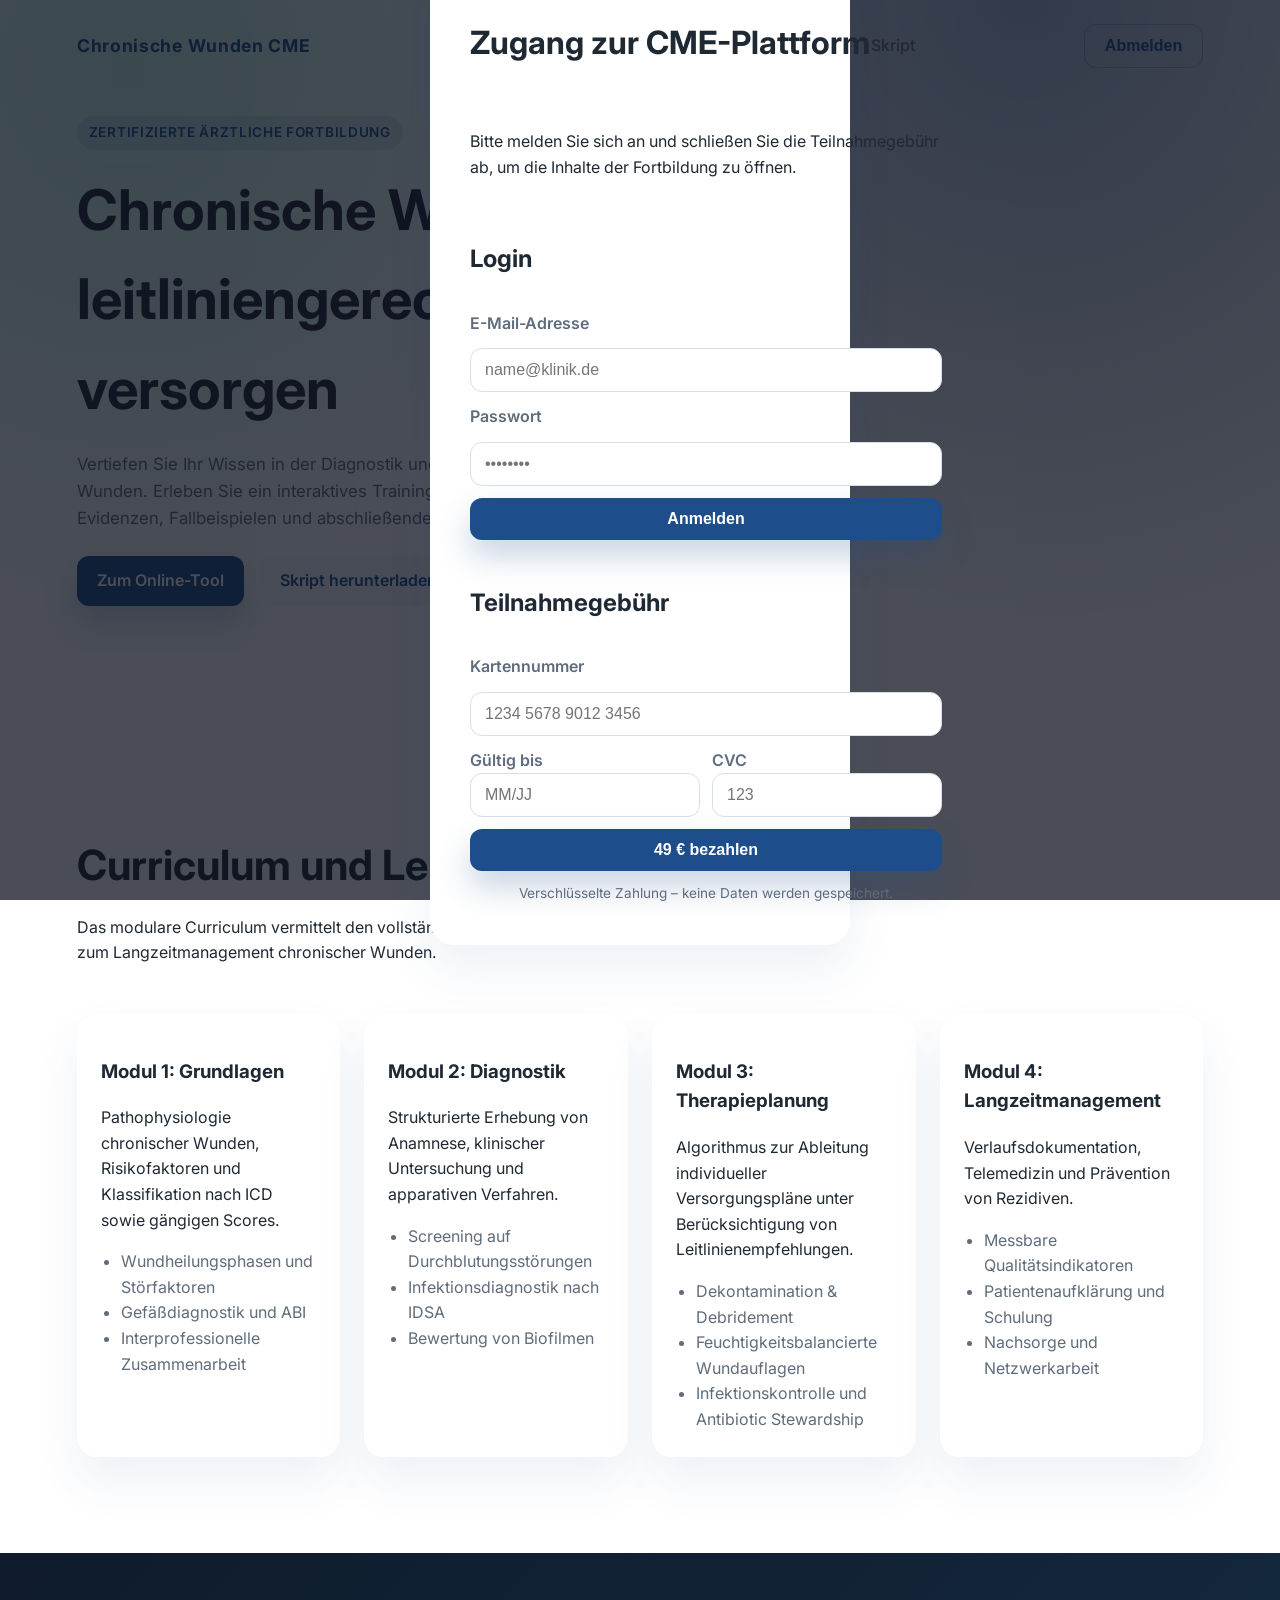
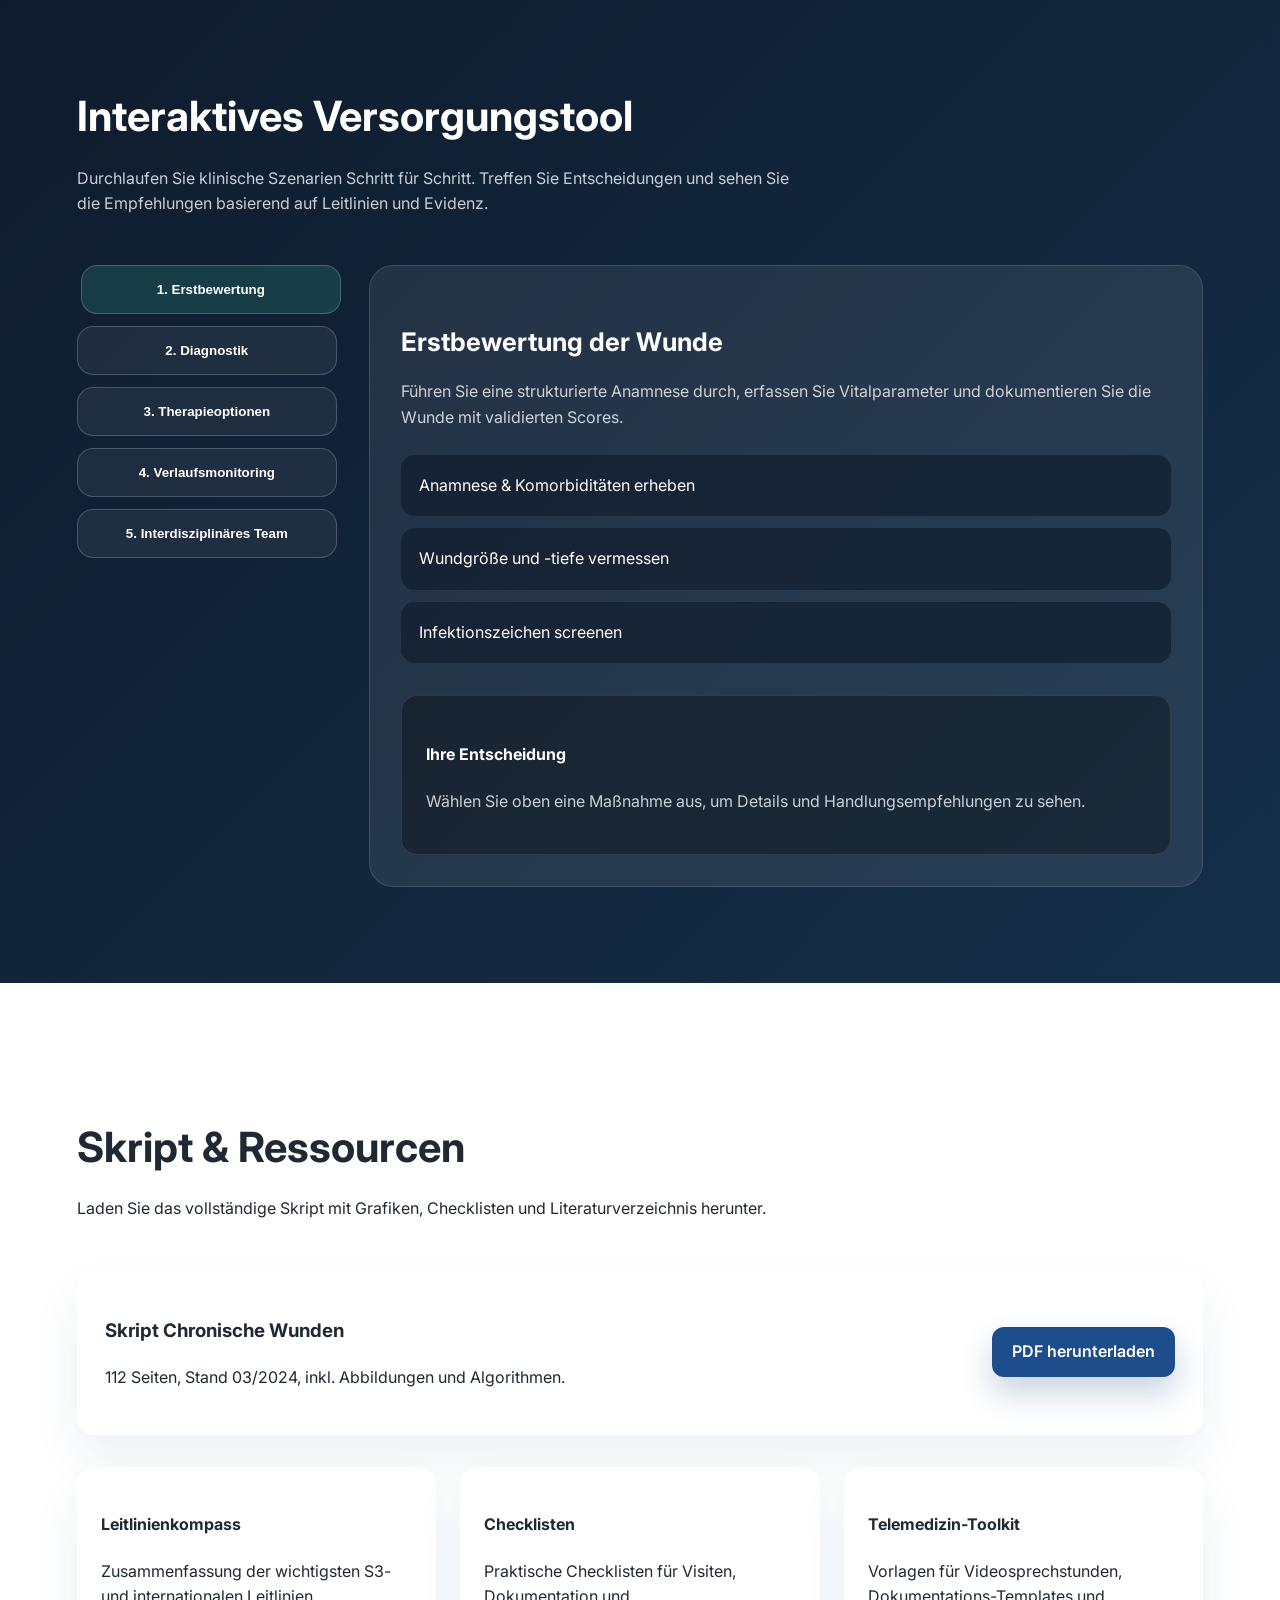
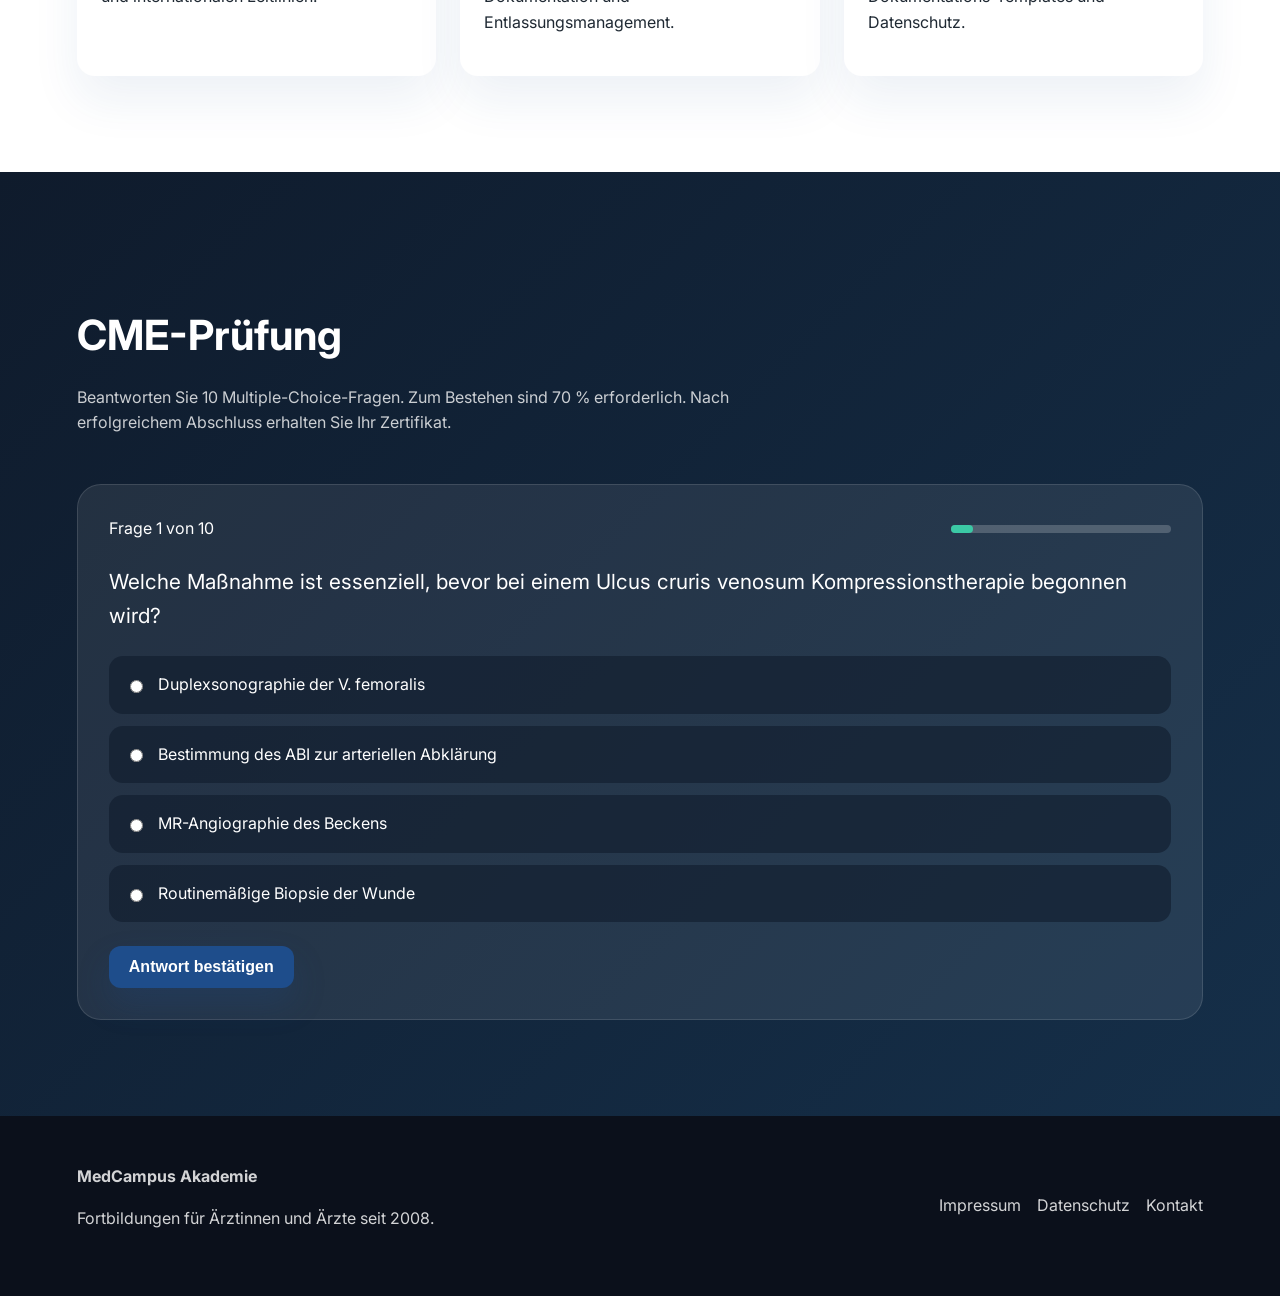
<file: index.html>
<!DOCTYPE html>
<html lang="de">
  <head>
    <meta charset="UTF-8" />
    <meta name="viewport" content="width=device-width, initial-scale=1.0" />
    <title>Chronische Wunden CME Akademie</title>
    <link rel="preconnect" href="https://fonts.googleapis.com" />
    <link rel="preconnect" href="https://fonts.gstatic.com" crossorigin />
    <link
      href="https://fonts.googleapis.com/css2?family=Inter:wght@300;400;500;600;700&display=swap"
      rel="stylesheet"
    />
    <link rel="stylesheet" href="styles.css" />
  </head>
  <body>
    <div id="access-gate" class="overlay">
      <div class="overlay-card">
        <h1>Zugang zur CME-Plattform</h1>
        <p>
          Bitte melden Sie sich an und schließen Sie die Teilnahmegebühr ab, um
          die Inhalte der Fortbildung zu öffnen.
        </p>
        <form id="login-form" class="form">
          <h2>Login</h2>
          <label for="login-email">E-Mail-Adresse</label>
          <input id="login-email" type="email" required placeholder="name@klinik.de" />
          <label for="login-password">Passwort</label>
          <input id="login-password" type="password" required placeholder="••••••••" />
          <button type="submit" class="button primary">Anmelden</button>
        </form>
        <form id="payment-form" class="form" hidden>
          <h2>Teilnahmegebühr</h2>
          <label for="card-number">Kartennummer</label>
          <input id="card-number" type="text" inputmode="numeric" maxlength="19" placeholder="1234 5678 9012 3456" required />
          <div class="form-row">
            <div>
              <label for="card-expiry">Gültig bis</label>
              <input id="card-expiry" type="text" maxlength="7" placeholder="MM/JJ" required />
            </div>
            <div>
              <label for="card-cvc">CVC</label>
              <input id="card-cvc" type="text" maxlength="4" placeholder="123" required />
            </div>
          </div>
          <button type="submit" class="button primary">49 € bezahlen</button>
          <p class="secure-note">Verschlüsselte Zahlung – keine Daten werden gespeichert.</p>
        </form>
      </div>
    </div>

    <header class="hero">
      <nav class="nav">
        <div class="logo">Chronische Wunden CME</div>
        <ul class="nav-links">
          <li><a href="#curriculum">Curriculum</a></li>
          <li><a href="#tool">Versorgungstool</a></li>
          <li><a href="#prüfung">CME-Prüfung</a></li>
          <li><a href="#material">Skript</a></li>
        </ul>
        <button class="button ghost" id="logout-button" hidden>Abmelden</button>
      </nav>
      <div class="hero-content">
        <div>
          <span class="badge">Zertifizierte ärztliche Fortbildung</span>
          <h1>Chronische Wunden leitliniengerecht versorgen</h1>
          <p>
            Vertiefen Sie Ihr Wissen in der Diagnostik und Therapie chronischer
            Wunden. Erleben Sie ein interaktives Training mit aktuellen
            Evidenzen, Fallbeispielen und abschließender CME-Prüfung.
          </p>
          <div class="cta-group">
            <a class="button primary" href="#tool">Zum Online-Tool</a>
            <a class="button secondary" href="#material">Skript herunterladen</a>
          </div>
        </div>
        <div class="hero-stats">
          <div class="stat-card">
            <span class="stat-value">4</span>
            <span class="stat-label">CME-Punkte</span>
          </div>
          <div class="stat-card">
            <span class="stat-value">12</span>
            <span class="stat-label">Klinische Fälle</span>
          </div>
          <div class="stat-card">
            <span class="stat-value">2h</span>
            <span class="stat-label">Interaktive Inhalte</span>
          </div>
        </div>
      </div>
    </header>

    <main>
      <section id="curriculum" class="section">
        <div class="section-heading">
          <h2>Curriculum und Lernziele</h2>
          <p>
            Das modulare Curriculum vermittelt den vollständigen Workflow von
            der initialen Diagnostik bis zum Langzeitmanagement chronischer
            Wunden.
          </p>
        </div>
        <div class="module-grid">
          <article class="module">
            <h3>Modul 1: Grundlagen</h3>
            <p>
              Pathophysiologie chronischer Wunden, Risikofaktoren und
              Klassifikation nach ICD sowie gängigen Scores.
            </p>
            <ul>
              <li>Wundheilungsphasen und Störfaktoren</li>
              <li>Gefäßdiagnostik und ABI</li>
              <li>Interprofessionelle Zusammenarbeit</li>
            </ul>
          </article>
          <article class="module">
            <h3>Modul 2: Diagnostik</h3>
            <p>
              Strukturierte Erhebung von Anamnese, klinischer Untersuchung und
              apparativen Verfahren.
            </p>
            <ul>
              <li>Screening auf Durchblutungsstörungen</li>
              <li>Infektionsdiagnostik nach IDSA</li>
              <li>Bewertung von Biofilmen</li>
            </ul>
          </article>
          <article class="module">
            <h3>Modul 3: Therapieplanung</h3>
            <p>
              Algorithmus zur Ableitung individueller Versorgungspläne unter
              Berücksichtigung von Leitlinienempfehlungen.
            </p>
            <ul>
              <li>Dekontamination &amp; Debridement</li>
              <li>Feuchtigkeitsbalancierte Wundauflagen</li>
              <li>Infektionskontrolle und Antibiotic Stewardship</li>
            </ul>
          </article>
          <article class="module">
            <h3>Modul 4: Langzeitmanagement</h3>
            <p>
              Verlaufsdokumentation, Telemedizin und Prävention von Rezidiven.
            </p>
            <ul>
              <li>Messbare Qualitätsindikatoren</li>
              <li>Patientenaufklärung und Schulung</li>
              <li>Nachsorge und Netzwerkarbeit</li>
            </ul>
          </article>
        </div>
      </section>

      <section id="tool" class="section dark">
        <div class="section-heading">
          <h2>Interaktives Versorgungstool</h2>
          <p>
            Durchlaufen Sie klinische Szenarien Schritt für Schritt. Treffen Sie
            Entscheidungen und sehen Sie die Empfehlungen basierend auf
            Leitlinien und Evidenz.
          </p>
        </div>
        <div class="tool-container">
          <aside class="tool-menu">
            <button class="tool-step active" data-step="0">1. Erstbewertung</button>
            <button class="tool-step" data-step="1">2. Diagnostik</button>
            <button class="tool-step" data-step="2">3. Therapieoptionen</button>
            <button class="tool-step" data-step="3">4. Verlaufsmonitoring</button>
            <button class="tool-step" data-step="4">5. Interdisziplinäres Team</button>
          </aside>
          <article class="tool-content">
            <h3 id="tool-title">Erstbewertung der Wunde</h3>
            <p id="tool-description">
              Führen Sie eine strukturierte Anamnese durch, erheben Sie Vital- und
              Laborparameter und nutzen Sie standardisierte Wundklassifikationen.
            </p>
            <ul id="tool-actions" class="action-list"></ul>
            <div class="decision-card">
              <h4>Ihre Entscheidung</h4>
              <p id="tool-decision">
                Wählen Sie oben eine Maßnahme aus, um Details und Handlungsempfehlungen zu sehen.
              </p>
            </div>
          </article>
        </div>
      </section>

      <section id="material" class="section">
        <div class="section-heading">
          <h2>Skript &amp; Ressourcen</h2>
          <p>
            Laden Sie das vollständige Skript mit Grafiken, Checklisten und
            Literaturverzeichnis herunter.
          </p>
        </div>
        <div class="resource-card">
          <div>
            <h3>Skript Chronische Wunden</h3>
            <p>112 Seiten, Stand 03/2024, inkl. Abbildungen und Algorithmen.</p>
          </div>
          <a class="button primary" href="assets/skript-chronische-wunden.pdf" download>
            PDF herunterladen
          </a>
        </div>
        <div class="resource-grid">
          <article>
            <h4>Leitlinienkompass</h4>
            <p>Zusammenfassung der wichtigsten S3- und internationalen Leitlinien.</p>
          </article>
          <article>
            <h4>Checklisten</h4>
            <p>Praktische Checklisten für Visiten, Dokumentation und Entlassungsmanagement.</p>
          </article>
          <article>
            <h4>Telemedizin-Toolkit</h4>
            <p>Vorlagen für Videosprechstunden, Dokumentations-Templates und Datenschutz.</p>
          </article>
        </div>
      </section>

      <section id="prüfung" class="section dark">
        <div class="section-heading">
          <h2>CME-Prüfung</h2>
          <p>
            Beantworten Sie 10 Multiple-Choice-Fragen. Zum Bestehen sind 70 %
            erforderlich. Nach erfolgreichem Abschluss erhalten Sie Ihr Zertifikat.
          </p>
        </div>
        <form id="exam-form" class="exam-form">
          <div class="exam-progress">
            <span id="question-counter">Frage 1 von 10</span>
            <div class="progress-bar"><div id="progress-indicator"></div></div>
          </div>
          <div id="exam-question" class="exam-question"></div>
          <div id="exam-choices" class="exam-choices"></div>
          <button type="submit" class="button primary">Antwort bestätigen</button>
        </form>
        <div id="exam-result" class="exam-result" hidden>
          <h3>Ergebnis</h3>
          <p id="exam-score"></p>
          <p id="exam-feedback"></p>
          <button class="button secondary" id="restart-exam">Prüfung erneut starten</button>
        </div>
      </section>
    </main>

    <footer class="footer">
      <div>
        <strong>MedCampus Akademie</strong>
        <p>Fortbildungen für Ärztinnen und Ärzte seit 2008.</p>
      </div>
      <div class="footer-links">
        <a href="#">Impressum</a>
        <a href="#">Datenschutz</a>
        <a href="#">Kontakt</a>
      </div>
    </footer>

    <script src="app.js"></script>
  </body>
</html>
</file>
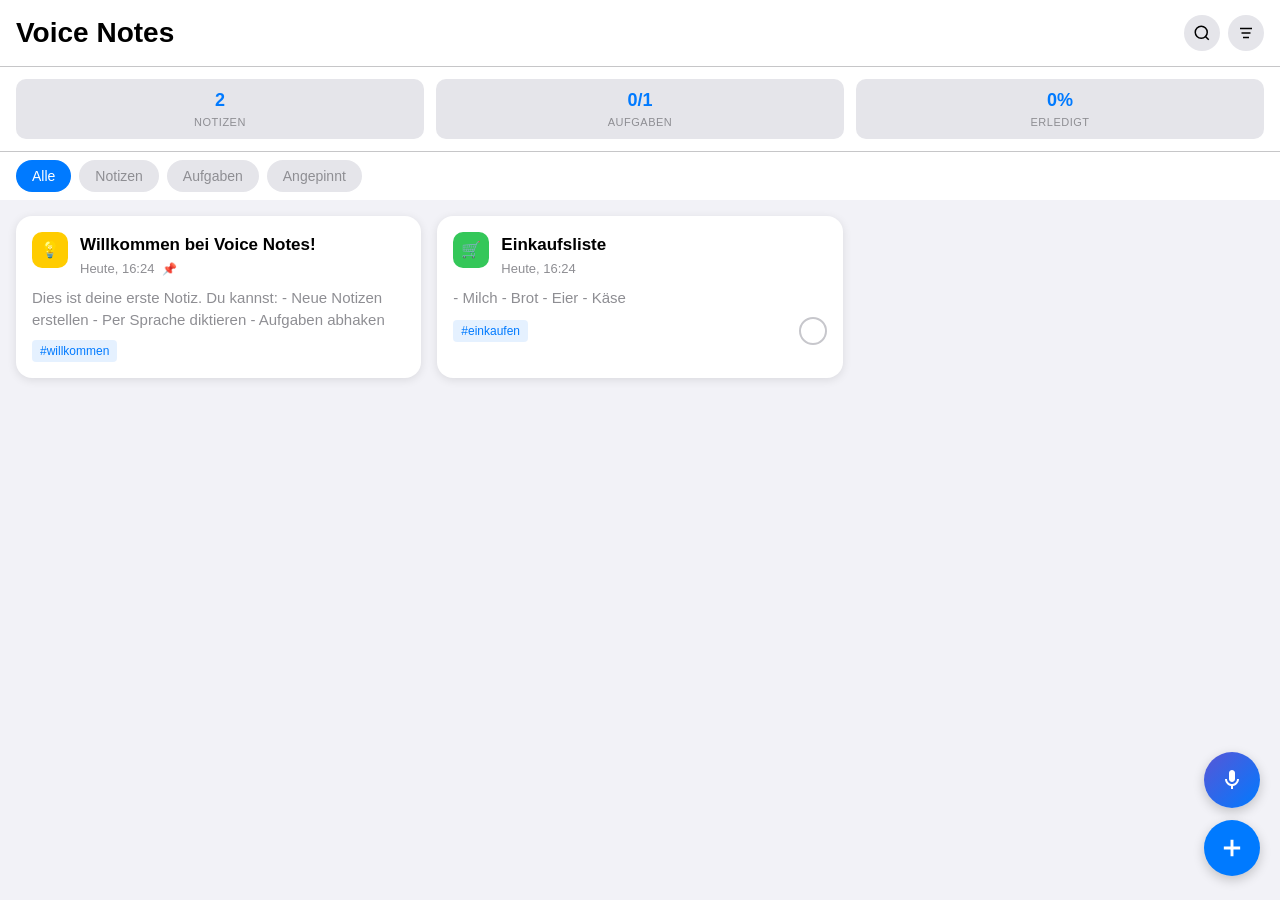
<file: web-app/index.html>
<!DOCTYPE html>
<html lang="de">
<head>
    <meta charset="UTF-8">
    <meta name="viewport" content="width=device-width, initial-scale=1.0, user-scalable=no, viewport-fit=cover">
    <meta name="apple-mobile-web-app-capable" content="yes">
    <meta name="apple-mobile-web-app-status-bar-style" content="black-translucent">
    <meta name="apple-mobile-web-app-title" content="Voice Notes">
    <meta name="theme-color" content="#007AFF">
    <meta name="description" content="Notizen und Aufgaben mit Sprachsteuerung">

    <title>Voice Notes</title>

    <link rel="manifest" href="manifest.json">
    <link rel="apple-touch-icon" href="icons/icon-192.png">
    <link rel="stylesheet" href="styles.css">
</head>
<body>
    <div id="app">
        <!-- Header -->
        <header class="header">
            <h1>Voice Notes</h1>
            <div class="header-actions">
                <button id="searchToggle" class="icon-btn" aria-label="Suchen">
                    <svg viewBox="0 0 24 24" fill="none" stroke="currentColor" stroke-width="2">
                        <circle cx="11" cy="11" r="8"/>
                        <path d="M21 21l-4.35-4.35"/>
                    </svg>
                </button>
                <button id="filterToggle" class="icon-btn" aria-label="Filter">
                    <svg viewBox="0 0 24 24" fill="none" stroke="currentColor" stroke-width="2">
                        <path d="M4 6h16M6 12h12M8 18h8"/>
                    </svg>
                </button>
            </div>
        </header>

        <!-- Search Bar (hidden by default) -->
        <div id="searchBar" class="search-bar hidden">
            <input type="text" id="searchInput" placeholder="Notizen durchsuchen...">
            <button id="clearSearch" class="clear-btn">×</button>
        </div>

        <!-- Filter Bar (hidden by default) -->
        <div id="filterBar" class="filter-bar hidden">
            <select id="categoryFilter">
                <option value="">Alle Kategorien</option>
                <option value="personal">Persönlich</option>
                <option value="work">Arbeit</option>
                <option value="shopping">Einkaufen</option>
                <option value="health">Gesundheit</option>
                <option value="ideas">Ideen</option>
                <option value="other">Sonstiges</option>
            </select>
            <select id="priorityFilter">
                <option value="">Alle Prioritäten</option>
                <option value="urgent">Dringend</option>
                <option value="high">Hoch</option>
                <option value="normal">Normal</option>
                <option value="low">Niedrig</option>
            </select>
        </div>

        <!-- Stats -->
        <div class="stats-bar">
            <div class="stat">
                <span class="stat-value" id="totalCount">0</span>
                <span class="stat-label">Notizen</span>
            </div>
            <div class="stat">
                <span class="stat-value" id="todoCount">0/0</span>
                <span class="stat-label">Aufgaben</span>
            </div>
            <div class="stat">
                <span class="stat-value" id="completionRate">0%</span>
                <span class="stat-label">Erledigt</span>
            </div>
        </div>

        <!-- Tabs -->
        <div class="tabs">
            <button class="tab active" data-tab="all">Alle</button>
            <button class="tab" data-tab="notes">Notizen</button>
            <button class="tab" data-tab="todos">Aufgaben</button>
            <button class="tab" data-tab="pinned">Angepinnt</button>
        </div>

        <!-- Notes List -->
        <main class="notes-container">
            <div id="notesList" class="notes-list">
                <!-- Notes will be rendered here -->
            </div>
            <div id="emptyState" class="empty-state hidden">
                <div class="empty-icon">📝</div>
                <h2>Keine Notizen</h2>
                <p>Tippe auf + oder nutze die Spracheingabe</p>
            </div>
        </main>

        <!-- Floating Action Buttons -->
        <div class="fab-container">
            <button id="voiceBtn" class="fab fab-voice" aria-label="Spracheingabe">
                <svg viewBox="0 0 24 24" fill="currentColor">
                    <path d="M12 14c1.66 0 3-1.34 3-3V5c0-1.66-1.34-3-3-3S9 3.34 9 5v6c0 1.66 1.34 3 3 3z"/>
                    <path d="M17 11c0 2.76-2.24 5-5 5s-5-2.24-5-5H5c0 3.53 2.61 6.43 6 6.92V21h2v-3.08c3.39-.49 6-3.39 6-6.92h-2z"/>
                </svg>
            </button>
            <button id="addBtn" class="fab fab-add" aria-label="Neue Notiz">
                <svg viewBox="0 0 24 24" fill="none" stroke="currentColor" stroke-width="2.5">
                    <path d="M12 5v14M5 12h14"/>
                </svg>
            </button>
        </div>

        <!-- Note Editor Modal -->
        <div id="editorModal" class="modal hidden">
            <div class="modal-content">
                <div class="modal-header">
                    <button id="cancelEdit" class="text-btn">Abbrechen</button>
                    <h2 id="editorTitle">Neue Notiz</h2>
                    <button id="saveNote" class="text-btn primary">Speichern</button>
                </div>
                <div class="modal-body">
                    <input type="text" id="noteTitle" placeholder="Titel" class="note-title-input">

                    <div class="voice-input-row">
                        <textarea id="noteContent" placeholder="Inhalt..." class="note-content-input"></textarea>
                        <button id="voiceInputBtn" class="voice-input-btn" aria-label="Spracheingabe">
                            <svg viewBox="0 0 24 24" fill="currentColor">
                                <path d="M12 14c1.66 0 3-1.34 3-3V5c0-1.66-1.34-3-3-3S9 3.34 9 5v6c0 1.66 1.34 3 3 3z"/>
                                <path d="M17 11c0 2.76-2.24 5-5 5s-5-2.24-5-5H5c0 3.53 2.61 6.43 6 6.92V21h2v-3.08c3.39-.49 6-3.39 6-6.92h-2z"/>
                            </svg>
                        </button>
                    </div>

                    <div class="form-row">
                        <label>Kategorie</label>
                        <select id="noteCategory">
                            <option value="personal">Persönlich</option>
                            <option value="work">Arbeit</option>
                            <option value="shopping">Einkaufen</option>
                            <option value="health">Gesundheit</option>
                            <option value="ideas">Ideen</option>
                            <option value="other">Sonstiges</option>
                        </select>
                    </div>

                    <div class="form-row">
                        <label>Priorität</label>
                        <select id="notePriority">
                            <option value="low">Niedrig</option>
                            <option value="normal" selected>Normal</option>
                            <option value="high">Hoch</option>
                            <option value="urgent">Dringend</option>
                        </select>
                    </div>

                    <div class="form-row toggle-row">
                        <label>Als Aufgabe markieren</label>
                        <label class="toggle">
                            <input type="checkbox" id="noteTodo">
                            <span class="toggle-slider"></span>
                        </label>
                    </div>

                    <div class="form-row toggle-row">
                        <label>Anpinnen</label>
                        <label class="toggle">
                            <input type="checkbox" id="notePinned">
                            <span class="toggle-slider"></span>
                        </label>
                    </div>

                    <div class="form-row">
                        <label>Tags (kommagetrennt)</label>
                        <input type="text" id="noteTags" placeholder="tag1, tag2, tag3">
                    </div>
                </div>
            </div>
        </div>

        <!-- Voice Recording Modal -->
        <div id="voiceModal" class="modal hidden">
            <div class="modal-content voice-modal">
                <div class="modal-header">
                    <button id="cancelVoice" class="text-btn">Abbrechen</button>
                    <h2>Spracheingabe</h2>
                    <button id="saveVoice" class="text-btn primary" disabled>Speichern</button>
                </div>
                <div class="modal-body voice-body">
                    <div id="voiceStatus" class="voice-status">
                        <div class="voice-icon">
                            <svg viewBox="0 0 24 24" fill="currentColor">
                                <path d="M12 14c1.66 0 3-1.34 3-3V5c0-1.66-1.34-3-3-3S9 3.34 9 5v6c0 1.66 1.34 3 3 3z"/>
                                <path d="M17 11c0 2.76-2.24 5-5 5s-5-2.24-5-5H5c0 3.53 2.61 6.43 6 6.92V21h2v-3.08c3.39-.49 6-3.39 6-6.92h-2z"/>
                            </svg>
                        </div>
                        <p id="voiceInstructions">Tippe zum Starten</p>
                    </div>

                    <div id="voiceWaveform" class="voice-waveform hidden">
                        <div class="wave-bar"></div>
                        <div class="wave-bar"></div>
                        <div class="wave-bar"></div>
                        <div class="wave-bar"></div>
                        <div class="wave-bar"></div>
                    </div>

                    <div id="transcriptContainer" class="transcript-container hidden">
                        <p id="transcript" class="transcript"></p>
                    </div>

                    <button id="recordBtn" class="record-btn">
                        <span class="record-icon"></span>
                    </button>

                    <div class="voice-options hidden" id="voiceOptions">
                        <button class="voice-option-btn" data-type="note">Als Notiz</button>
                        <button class="voice-option-btn" data-type="todo">Als Aufgabe</button>
                    </div>
                </div>
            </div>
        </div>

        <!-- Note Detail Modal -->
        <div id="detailModal" class="modal hidden">
            <div class="modal-content">
                <div class="modal-header">
                    <button id="closeDetail" class="text-btn">Zurück</button>
                    <h2>Details</h2>
                    <button id="editNote" class="text-btn primary">Bearbeiten</button>
                </div>
                <div class="modal-body" id="detailContent">
                    <!-- Detail content will be rendered here -->
                </div>
            </div>
        </div>

        <!-- Toast Notification -->
        <div id="toast" class="toast hidden"></div>
    </div>

    <script src="app.js"></script>
</body>
</html>
</file>
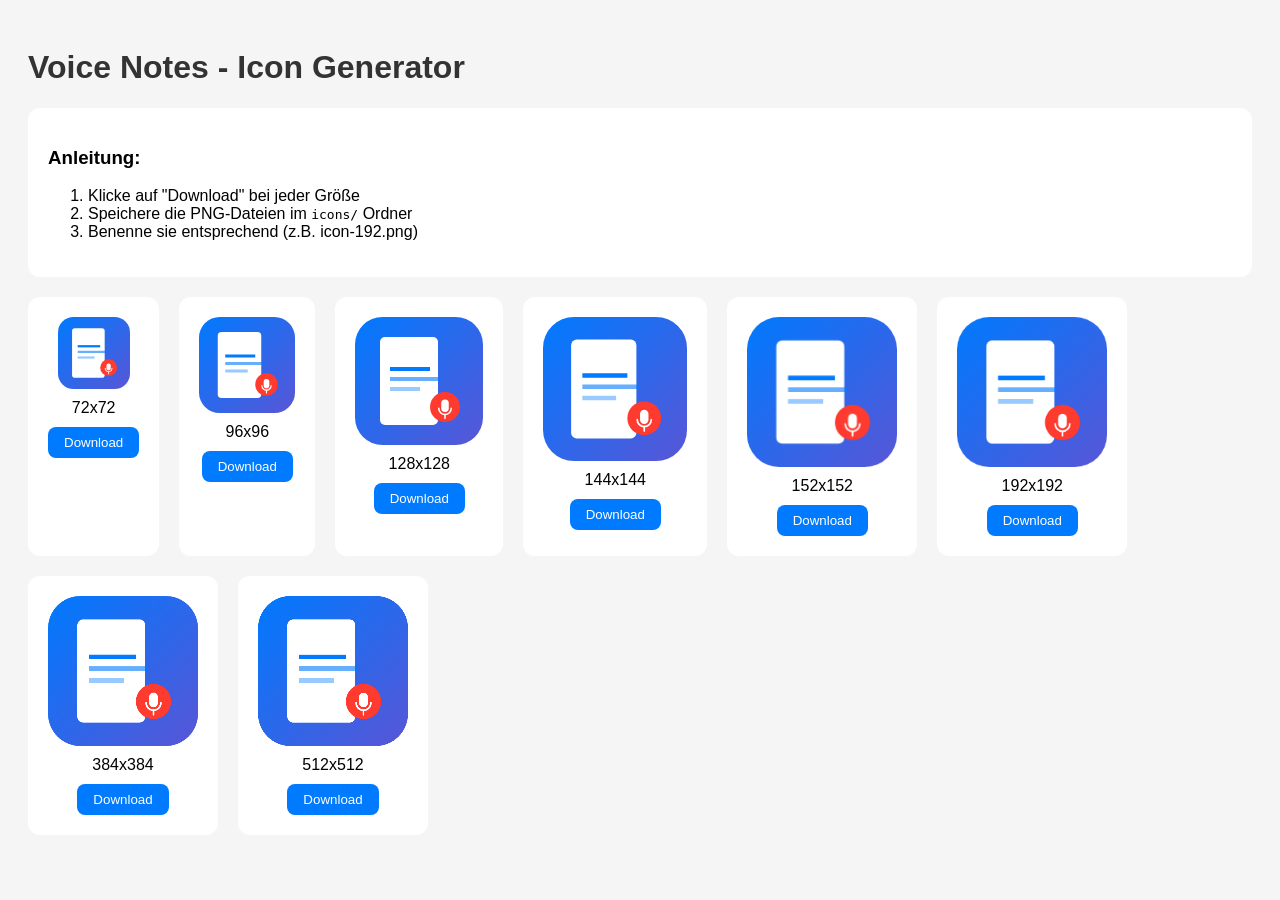
<file: web-app/icons/generate-icons.html>
<!DOCTYPE html>
<html>
<head>
    <title>Icon Generator</title>
    <style>
        body { font-family: -apple-system, sans-serif; padding: 20px; background: #f5f5f5; }
        h1 { color: #333; }
        .icons { display: flex; flex-wrap: wrap; gap: 20px; margin-top: 20px; }
        .icon-item { background: white; padding: 20px; border-radius: 12px; text-align: center; }
        canvas { display: block; margin: 0 auto 10px; }
        button { padding: 8px 16px; background: #007AFF; color: white; border: none; border-radius: 8px; cursor: pointer; margin-top: 10px; }
        button:hover { background: #0056b3; }
        .instructions { background: white; padding: 20px; border-radius: 12px; margin-bottom: 20px; }
    </style>
</head>
<body>
    <h1>Voice Notes - Icon Generator</h1>

    <div class="instructions">
        <h3>Anleitung:</h3>
        <ol>
            <li>Klicke auf "Download" bei jeder Größe</li>
            <li>Speichere die PNG-Dateien im <code>icons/</code> Ordner</li>
            <li>Benenne sie entsprechend (z.B. icon-192.png)</li>
        </ol>
    </div>

    <div class="icons" id="icons"></div>

    <script>
        const sizes = [72, 96, 128, 144, 152, 192, 384, 512];

        function drawIcon(canvas, size) {
            const ctx = canvas.getContext('2d');
            const scale = size / 512;

            // Background gradient
            const gradient = ctx.createLinearGradient(0, 0, size, size);
            gradient.addColorStop(0, '#007AFF');
            gradient.addColorStop(1, '#5856D6');

            // Rounded rect background
            ctx.beginPath();
            const radius = 110 * scale;
            ctx.roundRect(0, 0, size, size, radius);
            ctx.fillStyle = gradient;
            ctx.fill();

            // Paper
            ctx.fillStyle = 'white';
            ctx.beginPath();
            ctx.roundRect(100 * scale, 80 * scale, 232 * scale, 352 * scale, 20 * scale);
            ctx.fill();

            // Lines
            ctx.fillStyle = '#007AFF';
            ctx.fillRect(140 * scale, 200 * scale, 160 * scale, 16 * scale);
            ctx.globalAlpha = 0.6;
            ctx.fillRect(140 * scale, 240 * scale, 200 * scale, 16 * scale);
            ctx.globalAlpha = 0.4;
            ctx.fillRect(140 * scale, 280 * scale, 120 * scale, 16 * scale);
            ctx.globalAlpha = 1;

            // Mic circle
            ctx.beginPath();
            ctx.arc(360 * scale, 360 * scale, 60 * scale, 0, Math.PI * 2);
            ctx.fillStyle = '#FF3B30';
            ctx.fill();

            // Mic icon
            ctx.fillStyle = 'white';
            ctx.beginPath();
            ctx.roundRect(345 * scale, 330 * scale, 30 * scale, 50 * scale, 15 * scale);
            ctx.fill();

            ctx.strokeStyle = 'white';
            ctx.lineWidth = 6 * scale;
            ctx.lineCap = 'round';
            ctx.beginPath();
            ctx.arc(360 * scale, 365 * scale, 25 * scale, 0, Math.PI);
            ctx.stroke();

            ctx.beginPath();
            ctx.moveTo(360 * scale, 390 * scale);
            ctx.lineTo(360 * scale, 405 * scale);
            ctx.stroke();
        }

        const container = document.getElementById('icons');

        sizes.forEach(size => {
            const div = document.createElement('div');
            div.className = 'icon-item';

            const canvas = document.createElement('canvas');
            canvas.width = size;
            canvas.height = size;
            canvas.style.width = Math.min(size, 150) + 'px';
            canvas.style.height = Math.min(size, 150) + 'px';

            drawIcon(canvas, size);

            const label = document.createElement('div');
            label.textContent = `${size}x${size}`;

            const button = document.createElement('button');
            button.textContent = 'Download';
            button.onclick = () => {
                const link = document.createElement('a');
                link.download = `icon-${size}.png`;
                link.href = canvas.toDataURL('image/png');
                link.click();
            };

            div.appendChild(canvas);
            div.appendChild(label);
            div.appendChild(button);
            container.appendChild(div);
        });
    </script>
</body>
</html>
</file>
<file: styles.css>
:root {
  --bg: #f6f7fb;
  --surface: #ffffff;
  --primary: #1e4d8b;
  --primary-dark: #163b6a;
  --accent: #3bc9a5;
  --text: #1f2933;
  --muted: #5f6c7b;
  --border: #d7deea;
  --shadow: 0 24px 48px rgba(30, 77, 139, 0.08);
}

* {
  box-sizing: border-box;
}

body {
  margin: 0;
  font-family: 'Inter', system-ui, -apple-system, BlinkMacSystemFont, 'Segoe UI',
    sans-serif;
  background: var(--bg);
  color: var(--text);
  line-height: 1.6;
}

a {
  color: inherit;
  text-decoration: none;
}

.hero {
  position: relative;
  background: radial-gradient(circle at 10% 10%, rgba(59, 201, 165, 0.3), transparent 40%),
    radial-gradient(circle at 80% 0%, rgba(30, 77, 139, 0.4), transparent 50%),
    var(--surface);
  padding: 24px 6vw 96px;
  overflow: hidden;
}

.nav {
  display: flex;
  align-items: center;
  justify-content: space-between;
  gap: 32px;
  margin-bottom: 48px;
}

.logo {
  font-weight: 700;
  letter-spacing: 0.04em;
  font-size: 1.1rem;
  color: var(--primary);
}

.nav-links {
  display: flex;
  list-style: none;
  gap: 24px;
  margin: 0;
  padding: 0;
}

.nav-links a {
  color: var(--muted);
  font-weight: 500;
}

.hero-content {
  display: grid;
  grid-template-columns: repeat(auto-fit, minmax(280px, 1fr));
  align-items: center;
  gap: 48px;
}

.badge {
  display: inline-flex;
  align-items: center;
  gap: 8px;
  padding: 6px 12px;
  border-radius: 999px;
  background: rgba(30, 77, 139, 0.1);
  color: var(--primary);
  font-size: 0.85rem;
  font-weight: 600;
  text-transform: uppercase;
  letter-spacing: 0.05em;
}

.hero h1 {
  font-size: clamp(2.4rem, 5vw, 3.5rem);
  margin: 16px 0;
}

.hero p {
  color: var(--muted);
  max-width: 540px;
  font-size: 1.05rem;
}

.cta-group {
  display: flex;
  gap: 16px;
  margin-top: 24px;
}

.button {
  display: inline-flex;
  align-items: center;
  justify-content: center;
  border-radius: 12px;
  border: none;
  font-weight: 600;
  font-size: 1rem;
  cursor: pointer;
  padding: 12px 20px;
  transition: transform 0.2s ease, box-shadow 0.2s ease;
}

.button.primary {
  background: var(--primary);
  color: #fff;
  box-shadow: 0 16px 32px rgba(30, 77, 139, 0.24);
}

.button.primary:hover {
  background: var(--primary-dark);
  transform: translateY(-2px);
}

.button.secondary {
  background: #f1f5f9;
  color: var(--primary);
}

.button.ghost {
  background: transparent;
  color: var(--primary);
  border: 1px solid rgba(30, 77, 139, 0.3);
}

.section {
  padding: 96px 6vw;
  background: var(--surface);
}

.section.dark {
  background: linear-gradient(135deg, #0f1b2c, #152f49);
  color: #fff;
}

.section.dark p {
  color: rgba(255, 255, 255, 0.78);
}

.section-heading {
  max-width: 720px;
  margin-bottom: 48px;
}

.section-heading h2 {
  font-size: clamp(2rem, 4vw, 2.6rem);
  margin-bottom: 16px;
}

.module-grid {
  display: grid;
  grid-template-columns: repeat(auto-fit, minmax(240px, 1fr));
  gap: 24px;
}

.module {
  background: #fff;
  border-radius: 20px;
  padding: 24px;
  box-shadow: var(--shadow);
}

.module ul {
  margin: 16px 0 0;
  padding-left: 20px;
  color: var(--muted);
}

.tool-container {
  display: grid;
  grid-template-columns: 260px 1fr;
  gap: 32px;
}

.tool-menu {
  display: flex;
  flex-direction: column;
  gap: 12px;
}

.tool-step {
  padding: 16px;
  border-radius: 16px;
  border: 1px solid rgba(255, 255, 255, 0.2);
  background: rgba(255, 255, 255, 0.06);
  color: inherit;
  font-weight: 600;
  cursor: pointer;
  transition: background 0.2s ease, transform 0.2s ease;
}

.tool-step.active,
.tool-step:hover {
  background: rgba(59, 201, 165, 0.18);
  transform: translateX(4px);
}

.tool-content {
  background: rgba(255, 255, 255, 0.08);
  border-radius: 24px;
  padding: 32px;
  box-shadow: inset 0 0 0 1px rgba(255, 255, 255, 0.12);
}

.tool-content h3 {
  font-size: 1.6rem;
  margin-bottom: 8px;
}

.action-list {
  list-style: none;
  margin: 24px 0 32px;
  padding: 0;
  display: grid;
  gap: 12px;
}

.action-list li {
  background: rgba(15, 27, 44, 0.65);
  padding: 18px;
  border-radius: 14px;
  cursor: pointer;
  transition: background 0.2s ease;
}

.action-list li:hover,
.action-list li.selected {
  background: rgba(59, 201, 165, 0.24);
}

.decision-card {
  background: rgba(0, 0, 0, 0.32);
  padding: 24px;
  border-radius: 16px;
  border: 1px solid rgba(255, 255, 255, 0.1);
}

.resource-card {
  display: flex;
  align-items: center;
  justify-content: space-between;
  gap: 24px;
  padding: 28px;
  background: #fff;
  border-radius: 18px;
  box-shadow: var(--shadow);
}

.resource-grid {
  margin-top: 32px;
  display: grid;
  grid-template-columns: repeat(auto-fit, minmax(220px, 1fr));
  gap: 24px;
}

.resource-grid article {
  background: #fff;
  padding: 24px;
  border-radius: 18px;
  box-shadow: var(--shadow);
}

.exam-form {
  background: rgba(255, 255, 255, 0.08);
  padding: 32px;
  border-radius: 24px;
  box-shadow: inset 0 0 0 1px rgba(255, 255, 255, 0.12);
}

.exam-question {
  font-size: 1.3rem;
  margin-bottom: 24px;
}

.exam-choices {
  display: grid;
  gap: 12px;
  margin-bottom: 24px;
}

.exam-choices label {
  display: grid;
  grid-template-columns: auto 1fr;
  gap: 12px;
  align-items: center;
  padding: 16px;
  border-radius: 14px;
  background: rgba(15, 27, 44, 0.6);
  cursor: pointer;
}

.exam-progress {
  display: flex;
  align-items: center;
  justify-content: space-between;
  margin-bottom: 24px;
}

.progress-bar {
  width: 220px;
  height: 8px;
  border-radius: 999px;
  background: rgba(255, 255, 255, 0.2);
}

#progress-indicator {
  width: 10%;
  height: 100%;
  border-radius: 999px;
  background: var(--accent);
  transition: width 0.3s ease;
}

.exam-result {
  background: rgba(255, 255, 255, 0.08);
  padding: 32px;
  border-radius: 24px;
  margin-top: 24px;
  text-align: center;
  box-shadow: inset 0 0 0 1px rgba(255, 255, 255, 0.12);
}

.footer {
  display: flex;
  align-items: center;
  justify-content: space-between;
  padding: 48px 6vw;
  background: #0b101b;
  color: rgba(255, 255, 255, 0.82);
}

.footer-links {
  display: flex;
  gap: 16px;
}

.overlay {
  position: fixed;
  inset: 0;
  background: rgba(11, 16, 27, 0.74);
  display: flex;
  align-items: center;
  justify-content: center;
  z-index: 1000;
}

.overlay-card {
  background: #fff;
  padding: 40px;
  border-radius: 24px;
  max-width: 420px;
  width: 90vw;
  box-shadow: var(--shadow);
  display: grid;
  gap: 24px;
}

.form {
  display: grid;
  gap: 12px;
}

.form label {
  font-weight: 600;
  color: var(--muted);
}

.form input {
  padding: 12px 14px;
  border-radius: 12px;
  border: 1px solid var(--border);
  font-size: 1rem;
}

.form-row {
  display: grid;
  grid-template-columns: repeat(2, 1fr);
  gap: 12px;
}

.secure-note {
  font-size: 0.85rem;
  color: var(--muted);
  margin: 0;
  text-align: center;
}

.overlay[hidden] {
  display: none;
}

@media (max-width: 960px) {
  .nav {
    flex-wrap: wrap;
    gap: 16px;
  }

  .nav-links {
    flex: 1 1 100%;
    justify-content: center;
  }

  .tool-container {
    grid-template-columns: 1fr;
  }

  .tool-menu {
    flex-direction: row;
    overflow-x: auto;
  }

  .tool-step {
    flex: 1 0 180px;
  }

  .footer {
    flex-direction: column;
    gap: 16px;
    text-align: center;
  }
}

@media (max-width: 600px) {
  .hero {
    padding: 24px 20px 72px;
  }

  .section {
    padding: 72px 20px;
  }

  .resource-card {
    flex-direction: column;
    align-items: flex-start;
  }
}
</file>
<file: web-app/styles.css>
/* ===== CSS Variables ===== */
:root {
    --primary: #007AFF;
    --primary-dark: #0056b3;
    --secondary: #5856D6;
    --success: #34C759;
    --warning: #FF9500;
    --danger: #FF3B30;

    --bg-primary: #F2F2F7;
    --bg-secondary: #FFFFFF;
    --bg-tertiary: #E5E5EA;

    --text-primary: #000000;
    --text-secondary: #8E8E93;
    --text-tertiary: #C7C7CC;

    --border-color: #C6C6C8;
    --shadow: 0 2px 10px rgba(0, 0, 0, 0.1);

    --safe-area-top: env(safe-area-inset-top, 20px);
    --safe-area-bottom: env(safe-area-inset-bottom, 20px);

    /* Category Colors */
    --cat-personal: #AF52DE;
    --cat-work: #007AFF;
    --cat-shopping: #34C759;
    --cat-health: #FF3B30;
    --cat-ideas: #FFCC00;
    --cat-other: #8E8E93;

    /* Priority Colors */
    --prio-low: #8E8E93;
    --prio-normal: #007AFF;
    --prio-high: #FF9500;
    --prio-urgent: #FF3B30;
}

/* Dark Mode */
@media (prefers-color-scheme: dark) {
    :root {
        --bg-primary: #000000;
        --bg-secondary: #1C1C1E;
        --bg-tertiary: #2C2C2E;

        --text-primary: #FFFFFF;
        --text-secondary: #8E8E93;
        --text-tertiary: #48484A;

        --border-color: #38383A;
    }
}

/* ===== Reset & Base ===== */
* {
    margin: 0;
    padding: 0;
    box-sizing: border-box;
    -webkit-tap-highlight-color: transparent;
}

html, body {
    height: 100%;
    overflow: hidden;
}

body {
    font-family: -apple-system, BlinkMacSystemFont, 'SF Pro Display', 'Segoe UI', Roboto, sans-serif;
    background-color: var(--bg-primary);
    color: var(--text-primary);
    line-height: 1.5;
    -webkit-font-smoothing: antialiased;
}

#app {
    display: flex;
    flex-direction: column;
    height: 100%;
    padding-top: var(--safe-area-top);
    padding-bottom: var(--safe-area-bottom);
}

/* ===== Header ===== */
.header {
    display: flex;
    justify-content: space-between;
    align-items: center;
    padding: 12px 16px;
    background: var(--bg-secondary);
    border-bottom: 1px solid var(--border-color);
}

.header h1 {
    font-size: 28px;
    font-weight: 700;
}

.header-actions {
    display: flex;
    gap: 8px;
}

.icon-btn {
    width: 36px;
    height: 36px;
    border: none;
    background: var(--bg-tertiary);
    border-radius: 50%;
    display: flex;
    align-items: center;
    justify-content: center;
    cursor: pointer;
    transition: transform 0.15s, background 0.15s;
}

.icon-btn:active {
    transform: scale(0.95);
    background: var(--border-color);
}

.icon-btn svg {
    width: 18px;
    height: 18px;
    color: var(--text-primary);
}

/* ===== Search Bar ===== */
.search-bar {
    padding: 8px 16px;
    background: var(--bg-secondary);
    display: flex;
    gap: 8px;
    align-items: center;
}

.search-bar input {
    flex: 1;
    padding: 10px 16px;
    border: none;
    background: var(--bg-tertiary);
    border-radius: 10px;
    font-size: 16px;
    color: var(--text-primary);
    outline: none;
}

.search-bar input::placeholder {
    color: var(--text-secondary);
}

.clear-btn {
    width: 28px;
    height: 28px;
    border: none;
    background: var(--text-tertiary);
    color: var(--bg-secondary);
    border-radius: 50%;
    font-size: 18px;
    cursor: pointer;
    display: flex;
    align-items: center;
    justify-content: center;
}

/* ===== Filter Bar ===== */
.filter-bar {
    padding: 8px 16px;
    background: var(--bg-secondary);
    display: flex;
    gap: 8px;
    border-bottom: 1px solid var(--border-color);
}

.filter-bar select {
    flex: 1;
    padding: 10px 12px;
    border: none;
    background: var(--bg-tertiary);
    border-radius: 10px;
    font-size: 14px;
    color: var(--text-primary);
    outline: none;
    appearance: none;
    cursor: pointer;
}

/* ===== Stats Bar ===== */
.stats-bar {
    display: flex;
    padding: 12px 16px;
    gap: 12px;
    background: var(--bg-secondary);
    border-bottom: 1px solid var(--border-color);
}

.stat {
    flex: 1;
    display: flex;
    flex-direction: column;
    align-items: center;
    padding: 8px;
    background: var(--bg-tertiary);
    border-radius: 10px;
}

.stat-value {
    font-size: 18px;
    font-weight: 700;
    color: var(--primary);
}

.stat-label {
    font-size: 11px;
    color: var(--text-secondary);
    text-transform: uppercase;
    letter-spacing: 0.5px;
}

/* ===== Tabs ===== */
.tabs {
    display: flex;
    padding: 8px 16px;
    gap: 8px;
    background: var(--bg-secondary);
    overflow-x: auto;
    -webkit-overflow-scrolling: touch;
}

.tab {
    padding: 8px 16px;
    border: none;
    background: var(--bg-tertiary);
    border-radius: 20px;
    font-size: 14px;
    font-weight: 500;
    color: var(--text-secondary);
    cursor: pointer;
    white-space: nowrap;
    transition: all 0.2s;
}

.tab.active {
    background: var(--primary);
    color: white;
}

/* ===== Notes Container ===== */
.notes-container {
    flex: 1;
    overflow-y: auto;
    -webkit-overflow-scrolling: touch;
    padding: 16px;
}

.notes-list {
    display: flex;
    flex-direction: column;
    gap: 12px;
}

/* ===== Note Card ===== */
.note-card {
    background: var(--bg-secondary);
    border-radius: 16px;
    padding: 16px;
    box-shadow: var(--shadow);
    cursor: pointer;
    transition: transform 0.15s;
    position: relative;
    overflow: hidden;
}

.note-card:active {
    transform: scale(0.98);
}

.note-card.completed {
    opacity: 0.6;
}

.note-card-header {
    display: flex;
    align-items: flex-start;
    gap: 12px;
    margin-bottom: 8px;
}

.category-icon {
    width: 36px;
    height: 36px;
    border-radius: 10px;
    display: flex;
    align-items: center;
    justify-content: center;
    font-size: 16px;
    flex-shrink: 0;
}

.category-icon.personal { background: var(--cat-personal); }
.category-icon.work { background: var(--cat-work); }
.category-icon.shopping { background: var(--cat-shopping); }
.category-icon.health { background: var(--cat-health); }
.category-icon.ideas { background: var(--cat-ideas); }
.category-icon.other { background: var(--cat-other); }

.note-info {
    flex: 1;
    min-width: 0;
}

.note-title {
    font-size: 17px;
    font-weight: 600;
    margin-bottom: 2px;
    white-space: nowrap;
    overflow: hidden;
    text-overflow: ellipsis;
}

.note-card.completed .note-title {
    text-decoration: line-through;
}

.note-meta {
    font-size: 13px;
    color: var(--text-secondary);
    display: flex;
    align-items: center;
    gap: 8px;
}

.note-badges {
    display: flex;
    gap: 4px;
    align-items: center;
}

.badge {
    font-size: 12px;
}

.badge.pinned { color: var(--warning); }
.badge.priority-urgent { color: var(--prio-urgent); }
.badge.priority-high { color: var(--prio-high); }

.note-content {
    font-size: 15px;
    color: var(--text-secondary);
    display: -webkit-box;
    -webkit-line-clamp: 2;
    -webkit-box-orient: vertical;
    overflow: hidden;
    margin-bottom: 8px;
}

.note-footer {
    display: flex;
    justify-content: space-between;
    align-items: center;
}

.note-tags {
    display: flex;
    gap: 6px;
    flex-wrap: wrap;
}

.tag {
    font-size: 12px;
    color: var(--primary);
    background: rgba(0, 122, 255, 0.1);
    padding: 2px 8px;
    border-radius: 4px;
}

.todo-checkbox {
    width: 28px;
    height: 28px;
    border: 2px solid var(--text-tertiary);
    border-radius: 50%;
    display: flex;
    align-items: center;
    justify-content: center;
    cursor: pointer;
    transition: all 0.2s;
    flex-shrink: 0;
}

.todo-checkbox.checked {
    background: var(--success);
    border-color: var(--success);
    color: white;
}

.todo-checkbox svg {
    width: 16px;
    height: 16px;
}

/* ===== Empty State ===== */
.empty-state {
    display: flex;
    flex-direction: column;
    align-items: center;
    justify-content: center;
    padding: 40px 20px;
    text-align: center;
}

.empty-icon {
    font-size: 64px;
    margin-bottom: 16px;
}

.empty-state h2 {
    font-size: 22px;
    margin-bottom: 8px;
}

.empty-state p {
    color: var(--text-secondary);
}

/* ===== FAB Buttons ===== */
.fab-container {
    position: fixed;
    bottom: calc(24px + var(--safe-area-bottom));
    right: 20px;
    display: flex;
    flex-direction: column;
    gap: 12px;
    z-index: 100;
}

.fab {
    width: 56px;
    height: 56px;
    border: none;
    border-radius: 50%;
    display: flex;
    align-items: center;
    justify-content: center;
    cursor: pointer;
    box-shadow: 0 4px 12px rgba(0, 0, 0, 0.2);
    transition: transform 0.15s, box-shadow 0.15s;
}

.fab:active {
    transform: scale(0.95);
}

.fab-voice {
    background: linear-gradient(135deg, var(--secondary) 0%, var(--primary) 100%);
    color: white;
}

.fab-voice svg {
    width: 24px;
    height: 24px;
}

.fab-add {
    background: var(--primary);
    color: white;
}

.fab-add svg {
    width: 28px;
    height: 28px;
}

/* ===== Modal ===== */
.modal {
    position: fixed;
    top: 0;
    left: 0;
    right: 0;
    bottom: 0;
    background: var(--bg-primary);
    z-index: 200;
    display: flex;
    flex-direction: column;
    transform: translateY(100%);
    transition: transform 0.3s ease-out;
}

.modal.visible {
    transform: translateY(0);
}

.modal-content {
    display: flex;
    flex-direction: column;
    height: 100%;
    padding-top: var(--safe-area-top);
    padding-bottom: var(--safe-area-bottom);
}

.modal-header {
    display: flex;
    justify-content: space-between;
    align-items: center;
    padding: 12px 16px;
    background: var(--bg-secondary);
    border-bottom: 1px solid var(--border-color);
}

.modal-header h2 {
    font-size: 17px;
    font-weight: 600;
}

.text-btn {
    padding: 8px 12px;
    border: none;
    background: none;
    font-size: 17px;
    color: var(--primary);
    cursor: pointer;
}

.text-btn.primary {
    font-weight: 600;
}

.text-btn:disabled {
    color: var(--text-tertiary);
}

.modal-body {
    flex: 1;
    overflow-y: auto;
    padding: 16px;
}

/* ===== Form Elements ===== */
.note-title-input {
    width: 100%;
    padding: 16px;
    border: none;
    background: var(--bg-secondary);
    border-radius: 12px;
    font-size: 20px;
    font-weight: 600;
    color: var(--text-primary);
    margin-bottom: 12px;
    outline: none;
}

.note-title-input::placeholder {
    color: var(--text-tertiary);
}

.voice-input-row {
    position: relative;
    margin-bottom: 16px;
}

.note-content-input {
    width: 100%;
    min-height: 150px;
    padding: 16px;
    padding-right: 50px;
    border: none;
    background: var(--bg-secondary);
    border-radius: 12px;
    font-size: 16px;
    color: var(--text-primary);
    resize: none;
    outline: none;
    font-family: inherit;
}

.note-content-input::placeholder {
    color: var(--text-tertiary);
}

.voice-input-btn {
    position: absolute;
    right: 8px;
    bottom: 8px;
    width: 36px;
    height: 36px;
    border: none;
    background: var(--primary);
    border-radius: 50%;
    color: white;
    cursor: pointer;
    display: flex;
    align-items: center;
    justify-content: center;
}

.voice-input-btn svg {
    width: 18px;
    height: 18px;
}

.form-row {
    display: flex;
    justify-content: space-between;
    align-items: center;
    padding: 14px 16px;
    background: var(--bg-secondary);
    border-radius: 12px;
    margin-bottom: 8px;
}

.form-row label {
    font-size: 16px;
}

.form-row select,
.form-row input[type="text"] {
    padding: 8px 12px;
    border: none;
    background: var(--bg-tertiary);
    border-radius: 8px;
    font-size: 14px;
    color: var(--text-primary);
    outline: none;
    min-width: 140px;
    text-align: right;
}

.toggle-row {
    padding: 10px 16px;
}

/* Toggle Switch */
.toggle {
    position: relative;
    display: inline-block;
    width: 51px;
    height: 31px;
}

.toggle input {
    opacity: 0;
    width: 0;
    height: 0;
}

.toggle-slider {
    position: absolute;
    cursor: pointer;
    top: 0;
    left: 0;
    right: 0;
    bottom: 0;
    background-color: var(--bg-tertiary);
    transition: 0.3s;
    border-radius: 31px;
}

.toggle-slider:before {
    position: absolute;
    content: "";
    height: 27px;
    width: 27px;
    left: 2px;
    bottom: 2px;
    background-color: white;
    transition: 0.3s;
    border-radius: 50%;
    box-shadow: 0 2px 4px rgba(0, 0, 0, 0.2);
}

.toggle input:checked + .toggle-slider {
    background-color: var(--success);
}

.toggle input:checked + .toggle-slider:before {
    transform: translateX(20px);
}

/* ===== Voice Modal ===== */
.voice-modal .modal-body {
    display: flex;
    flex-direction: column;
    align-items: center;
    justify-content: center;
    text-align: center;
}

.voice-body {
    padding: 32px 16px;
}

.voice-status {
    margin-bottom: 32px;
}

.voice-icon {
    width: 80px;
    height: 80px;
    background: linear-gradient(135deg, var(--secondary) 0%, var(--primary) 100%);
    border-radius: 50%;
    display: flex;
    align-items: center;
    justify-content: center;
    margin: 0 auto 16px;
}

.voice-icon svg {
    width: 40px;
    height: 40px;
    color: white;
}

#voiceInstructions {
    font-size: 17px;
    color: var(--text-secondary);
}

.voice-waveform {
    display: flex;
    align-items: center;
    justify-content: center;
    gap: 4px;
    height: 60px;
    margin-bottom: 24px;
}

.wave-bar {
    width: 6px;
    height: 20px;
    background: var(--primary);
    border-radius: 3px;
    animation: wave 0.5s ease-in-out infinite;
}

.wave-bar:nth-child(1) { animation-delay: 0s; }
.wave-bar:nth-child(2) { animation-delay: 0.1s; }
.wave-bar:nth-child(3) { animation-delay: 0.2s; }
.wave-bar:nth-child(4) { animation-delay: 0.3s; }
.wave-bar:nth-child(5) { animation-delay: 0.4s; }

@keyframes wave {
    0%, 100% { height: 20px; }
    50% { height: 50px; }
}

.transcript-container {
    width: 100%;
    max-height: 200px;
    overflow-y: auto;
    margin-bottom: 24px;
    padding: 16px;
    background: var(--bg-secondary);
    border-radius: 12px;
}

.transcript {
    font-size: 18px;
    line-height: 1.6;
    text-align: left;
}

.record-btn {
    width: 72px;
    height: 72px;
    border: none;
    background: var(--danger);
    border-radius: 50%;
    cursor: pointer;
    display: flex;
    align-items: center;
    justify-content: center;
    transition: transform 0.15s;
    margin-bottom: 24px;
}

.record-btn:active {
    transform: scale(0.95);
}

.record-btn.recording {
    animation: pulse 1.5s infinite;
}

@keyframes pulse {
    0% { box-shadow: 0 0 0 0 rgba(255, 59, 48, 0.4); }
    70% { box-shadow: 0 0 0 20px rgba(255, 59, 48, 0); }
    100% { box-shadow: 0 0 0 0 rgba(255, 59, 48, 0); }
}

.record-icon {
    width: 24px;
    height: 24px;
    background: white;
    border-radius: 50%;
    transition: border-radius 0.2s;
}

.record-btn.recording .record-icon {
    border-radius: 4px;
}

.voice-options {
    display: flex;
    gap: 12px;
}

.voice-option-btn {
    padding: 12px 24px;
    border: none;
    background: var(--primary);
    color: white;
    border-radius: 12px;
    font-size: 16px;
    font-weight: 500;
    cursor: pointer;
}

.voice-option-btn:last-child {
    background: var(--success);
}

/* ===== Detail View ===== */
.detail-header {
    display: flex;
    align-items: flex-start;
    gap: 16px;
    margin-bottom: 20px;
    padding: 16px;
    background: var(--bg-secondary);
    border-radius: 16px;
}

.detail-header .category-icon {
    width: 48px;
    height: 48px;
    font-size: 20px;
}

.detail-info {
    flex: 1;
}

.detail-title {
    font-size: 22px;
    font-weight: 700;
    margin-bottom: 8px;
}

.detail-badges {
    display: flex;
    gap: 8px;
    flex-wrap: wrap;
}

.detail-badge {
    font-size: 12px;
    padding: 4px 10px;
    border-radius: 6px;
    font-weight: 500;
}

.detail-badge.category {
    color: white;
}

.detail-badge.priority {
    background: rgba(0, 0, 0, 0.1);
}

.detail-section {
    margin-bottom: 16px;
}

.detail-section-title {
    font-size: 13px;
    font-weight: 600;
    color: var(--text-secondary);
    text-transform: uppercase;
    margin-bottom: 8px;
}

.detail-content {
    padding: 16px;
    background: var(--bg-secondary);
    border-radius: 12px;
    font-size: 16px;
    line-height: 1.6;
    white-space: pre-wrap;
}

.detail-meta {
    padding: 0;
    background: var(--bg-secondary);
    border-radius: 12px;
    overflow: hidden;
}

.meta-row {
    display: flex;
    justify-content: space-between;
    padding: 14px 16px;
    border-bottom: 1px solid var(--border-color);
}

.meta-row:last-child {
    border-bottom: none;
}

.meta-label {
    color: var(--text-secondary);
}

.detail-actions {
    display: flex;
    gap: 12px;
    margin-top: 24px;
}

.action-btn {
    flex: 1;
    padding: 14px;
    border: none;
    border-radius: 12px;
    font-size: 16px;
    font-weight: 500;
    cursor: pointer;
    display: flex;
    align-items: center;
    justify-content: center;
    gap: 8px;
}

.action-btn.pin {
    background: var(--warning);
    color: white;
}

.action-btn.delete {
    background: var(--danger);
    color: white;
}

.action-btn.complete {
    background: var(--success);
    color: white;
}

/* ===== Toast ===== */
.toast {
    position: fixed;
    bottom: calc(100px + var(--safe-area-bottom));
    left: 50%;
    transform: translateX(-50%) translateY(100px);
    background: var(--text-primary);
    color: var(--bg-primary);
    padding: 12px 24px;
    border-radius: 12px;
    font-size: 15px;
    font-weight: 500;
    z-index: 300;
    transition: transform 0.3s ease-out;
    box-shadow: 0 4px 12px rgba(0, 0, 0, 0.2);
}

.toast.visible {
    transform: translateX(-50%) translateY(0);
}

/* ===== Utilities ===== */
.hidden {
    display: none !important;
}

/* ===== Swipe Actions (simplified) ===== */
.note-card {
    transition: transform 0.2s;
}

/* ===== Responsive ===== */
@media (min-width: 768px) {
    .notes-list {
        display: grid;
        grid-template-columns: repeat(2, 1fr);
        gap: 16px;
    }
}

@media (min-width: 1024px) {
    .notes-list {
        grid-template-columns: repeat(3, 1fr);
    }
}
</file>
